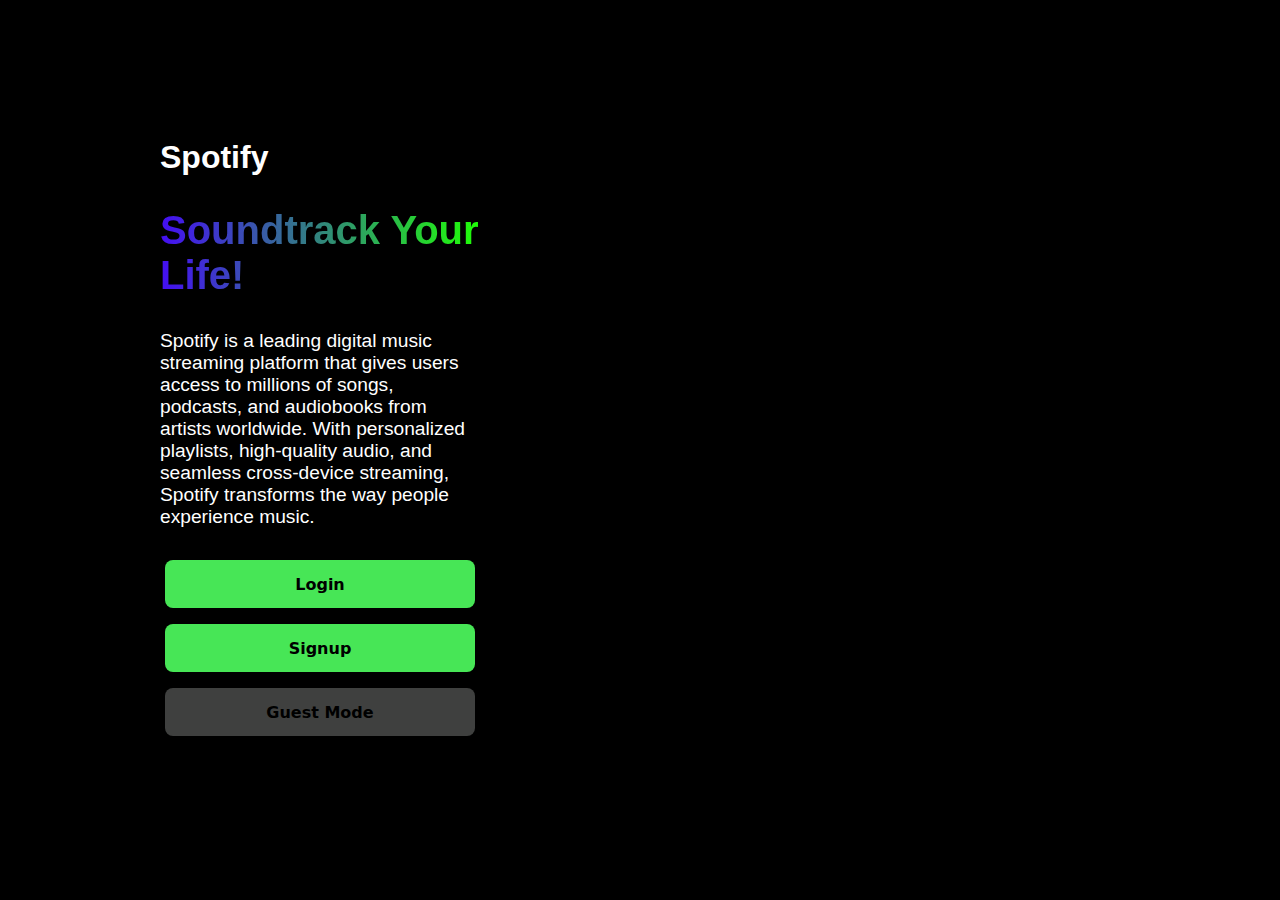
<file: index.html>
<!DOCTYPE html>
<html lang="en">
  <head>
    <meta charset="UTF-8" />
    <meta name="viewport" content="width=device-width, initial-scale=1.0" />
    <title>Music player</title>
    <link rel="stylesheet" href="./index.css" />
    
    
    <link rel="icon" href="https://storage.googleapis.com/pr-newsroom-wp/1/2023/05/Spotify_Primary_Logo_RGB_Green.png" type="image/svg+xml" />
  </head>
  <body>
    <div class="loginSignup">
      <div class="loginSignupContents">
        <p id="landingTitle">Spotify</p>
        <p id="landingSlogan">Soundtrack Your Life!</p>
        <p id="landingDescription">
          Spotify is a leading digital music streaming platform that gives users
          access to millions of songs, podcasts, and audiobooks from artists
          worldwide. With personalized playlists, high-quality audio, and
          seamless cross-device streaming, Spotify transforms the way people
          experience music.
        </p>

        <button id="loginButton" onclick="openLoader('login')">Login</button>
        <button id="signupButton" onclick="openLoader('signup')">Signup</button>
        <button id="guestModeButton" onclick="openLoader('guest')">Guest Mode</button>
      </div>
    </div>
    <script>
      function openLoader(buttonId) {
        window.location.href = `loader.html?button=${buttonId}`;
      }
    </script>
  </body>
</html>
</file>
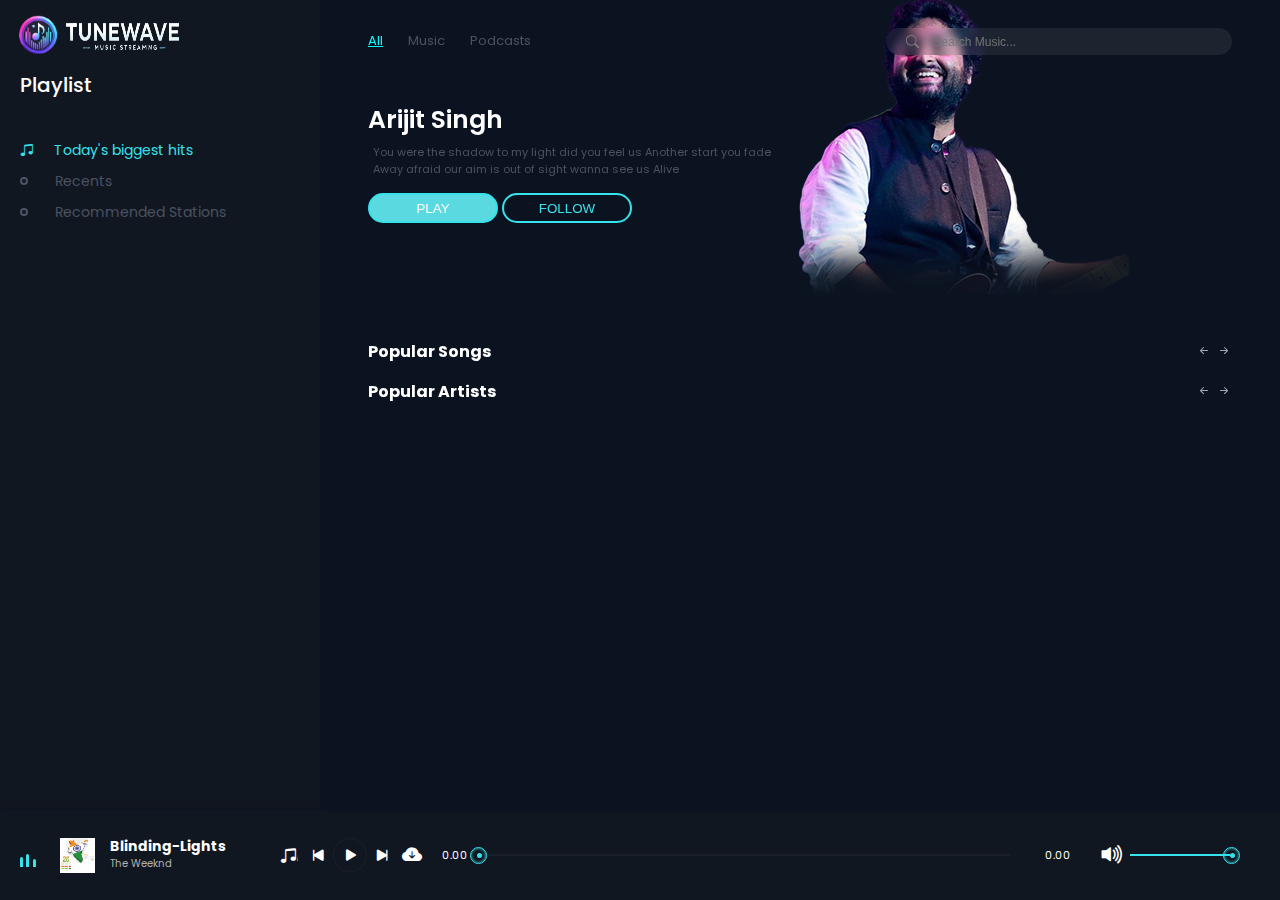
<file: artist2.html>
<!DOCTYPE html>
<html lang="en">
  <head>
    <meta charset="UTF-8" />
    <meta name="viewport" content="width=device-width, initial-scale=1.0" />
    <title>Music Player</title>
    <link rel="stylesheet" href="style.css" />
    <link
      rel="stylesheet"
      href="https://cdn.jsdelivr.net/npm/bootstrap-icons@1.11.3/font/bootstrap-icons.min.css"
    />
    <link rel="icon" href="./assets/img/l1.png" type="image/svg+xml" />
    <style>
        header .songs_container::before {
        /* content: ""; */
       
        background: url(./assets/img/arjit_bg.png);
        /* z-index: -1; */
}
    </style>
  </head>
  <body>
    <header>
      <!-- aside -->
      <div class="menu_container">
        <div class="logo">
          <img src="./assets/img/l1.png" alt="">
          <img src="./assets/img/t1.png" alt="" />
        </div>
        <h1>Playlist</h1>
        <div class="playlist">
          <h4 class="active">
            <span></span><i class="bi bi-music-note-beamed"></i>Today's biggest
            hits
          </h4>
          <h4><span></span><i class="bi bi-music-note-beamed"></i>Recents</h4>
          <h4>
            <span></span><i class="bi bi-music-note-beamed"></i>Recommended
            Stations
          </h4>
        </div>
        <div class="menu_songs"></i></div>
      </div>

      <!-- main side -->
      <div class="songs_container">
        <nav>
          <ul>
            <li ><a href="music.html" style="color: aqua;">All</a></li>
            <li>Music</li>
            <li>Podcasts</li>
          </ul>
          <div class="search">
            <i class="bi bi-search"></i>
            <input type="text" placeholder="Search Music..." />
            <div class="search_history">
              <!-- <a href="" class="card">
                <img src="assets/img/1.jpg" alt="">
                <div class="content1">
                  On My Way
                  <div class="subtitle">Alan walker</div>
                </div>
              </a> -->
            </div>
          </div>
          <!-- div banakee  insert user  -->
        </nav>
        <div class="content">
          <h1>Arijit Singh</h1>
          <p>
            You were the shadow to my light did you feel us Another start you
            fade <br />Away afraid our aim is out of sight wanna see us Alive
          </p>

          <div class="buttons">
            <button>PLAY</button>
            <button>FOLLOW</button>
          </div>
        </div>

        <div class="popular_song">
          <div class="h4">
            <h4>Popular Songs</h4>
            <div class="btn">
              <i class="bi bi-arrow-left-short" id="pop_song_left"></i>
              <i class="bi bi-arrow-right-short" id="pop_song_right"></i>
            </div>
          </div>
          <div class="pop_song" id="pop_songs"></div>
        </div>

        <div class="popular_artist">
          <div class="h4">
            <h4>Popular Artists</h4>
            <div class="btn">
              <i class="bi bi-arrow-left-short" id="pop_art_left"></i>
              <i class="bi bi-arrow-right-short" id="pop_art_right"></i>
            </div>
          </div>
          <div class="item Artists_box" id="items"></div>
          
        </div>
      </div>

      
      <!-- footer side -->
      <div class="play_bar">
        <div class="wave" id="wave">
          <div class="wave1"></div>
          <div class="wave1"></div>
          <div class="wave1"></div>
        </div>
        <img src="./assets/img/20.jpg" alt="" id="play_bar" />
        <h5 id="title">
          Blinding-Lights
          <p id="subtitle">The Weeknd</p>
          <!-- <div class="subtitle" id="subtitle">Bankim Chandra Chatterjee</div> -->
        </h5>
        <div class="icon">
          <i class="bi shuffle bi-music-note-beamed">next</i>
          <i class="bi bi-skip-start-fill" id="back"></i>
          <i class="bi bi-play-fill" id="master_play"></i>
          <i class="bi bi-skip-end-fill" id="next"></i>
          <a href="" id="download_music"><i class="bi bi-cloud-arrow-down-fill" ></i></a>
        </div>
        <span id="song_counter_start">0.00</span>
        <div class="bar">
          <input type="range" id="seek" min="0" max="100" />
          <div class="bar2" id="bar2"></div>
          <div class="dot"></div>
        </div>
        <span id="song_counter_end">0.00</span>
        <div class="volume">
          <i class="bi bi-volume-up-fill" id="vol_icon"></i>
          <input type="range" id="vol_seek" min="0" max="100" />
          <div class="vol_bar" id="vol_bar"></div>
          <div class="vol_dot" id="vol_dot"></div>
        </div>
      </div>
    </header>

    <script src="artist2.js"></script>
  </body>
</html>
</file>
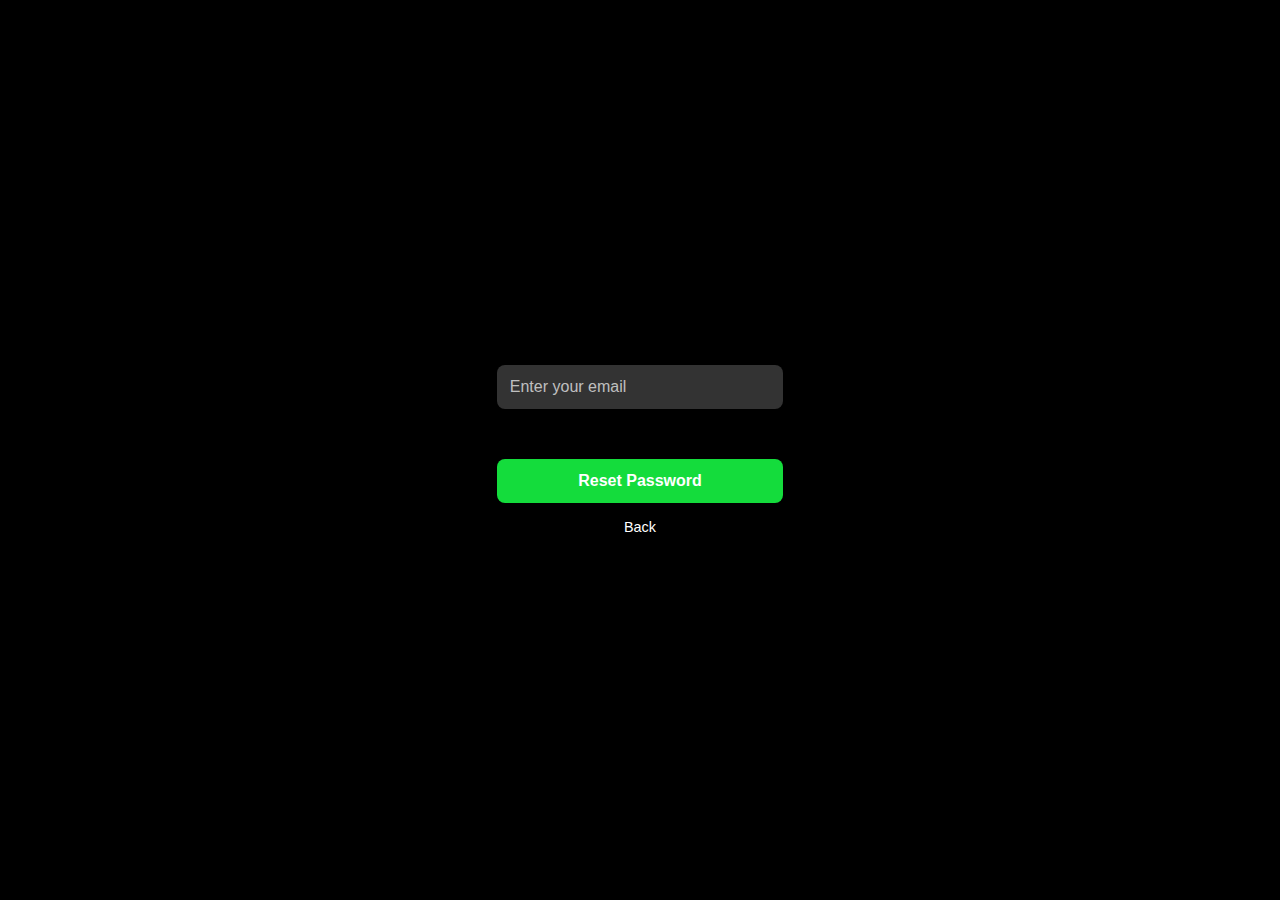
<file: forgot.html>
<!DOCTYPE html>
<html lang="en">
<head>
  <meta charset="UTF-8" />
  <meta name="viewport" content="width=device-width, initial-scale=1.0" />
  <title>Forgot Password</title>
  <link rel="stylesheet" href="./login-singup.css">
  <link rel="icon" href="./assets/img/l1.png" type="image/svg+xml" />
</head>
<body>
  
   <div id="forgotPasswordDiv">
    <form id="forgotForm">
        
        <input type="email" id="email" required placeholder="Enter your email" /><br>
        <input id="submit" type="submit" value="Reset Password" />
        <a href="./index.html">Back</a>
      </form>
   </div>
  
</body>
</html>
</file>
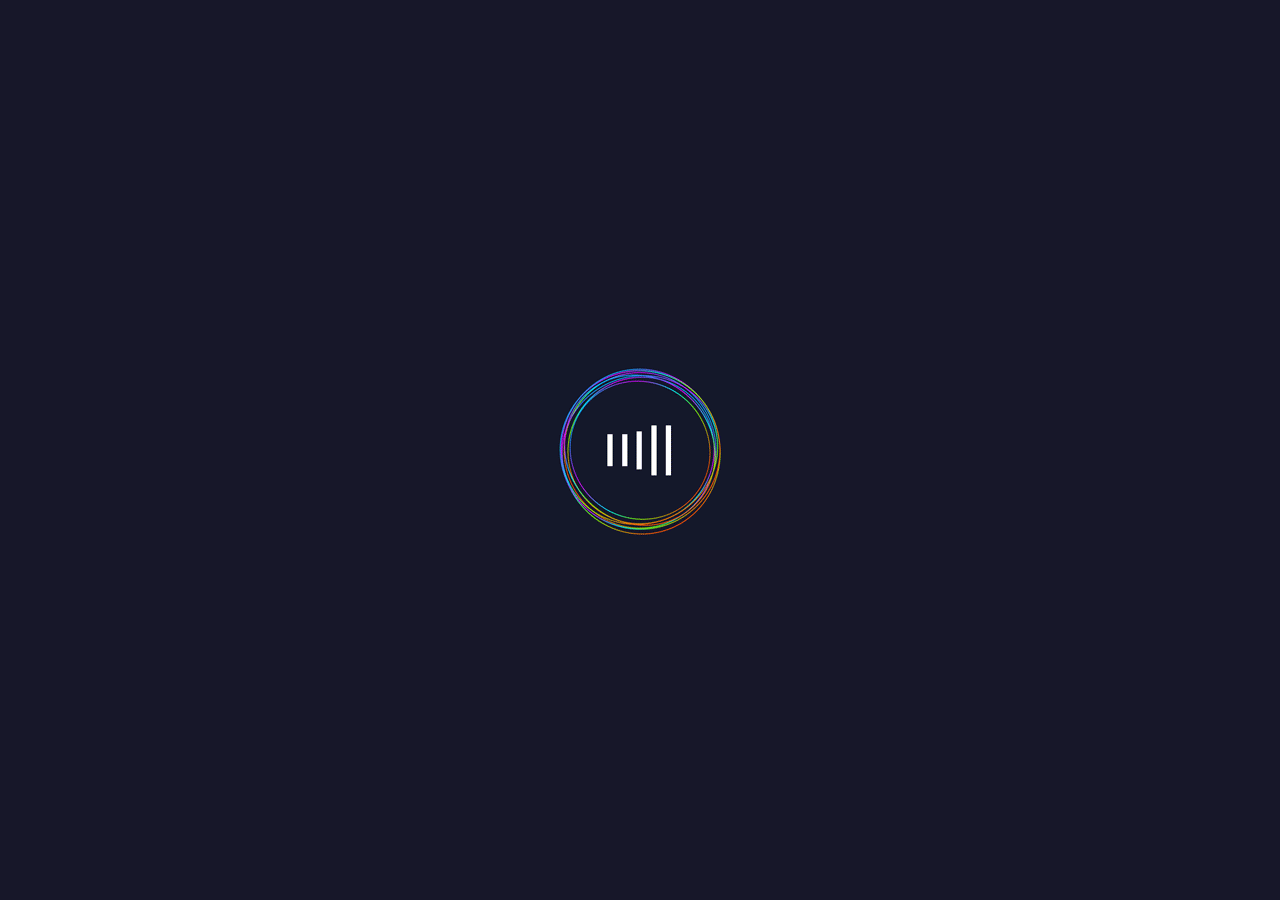
<file: loader.html>
<!DOCTYPE html>
<html lang="en">
  <head>
    <meta charset="UTF-8" />
    <meta name="viewport" content="width=device-width, initial-scale=1.0" />
    <title>Loader</title>
    <link rel="icon" href="./assets/img/l1.png" type="image/svg+xml" />
    <style>
      body {
        margin: 0;
        height: 100vh;
        display: flex;
        justify-content: center;
        align-items: center;
        background: #171729 url('./assets/img/loader.gif') no-repeat center center;
        /* background-size: contain; */
      }
    </style>
  </head>
  <body>
    <script>
       const urlParams = new URLSearchParams(window.location.search);
      const button = urlParams.get('button');

      console.log('Button clicked:', button); 

      
      const routes = {
        login: "./login.html",
        signup: "./signup.html",
        guest: "./music.html",
        loginform:"./music.html"
      };

      
      setTimeout(() => {
        if (routes[button]) {
          window.location.href = routes[button];
        } else {
          window.location.href = "index.html"; 
        }
      }, 2000); 
    </script>
  </body>
</html>
</file>
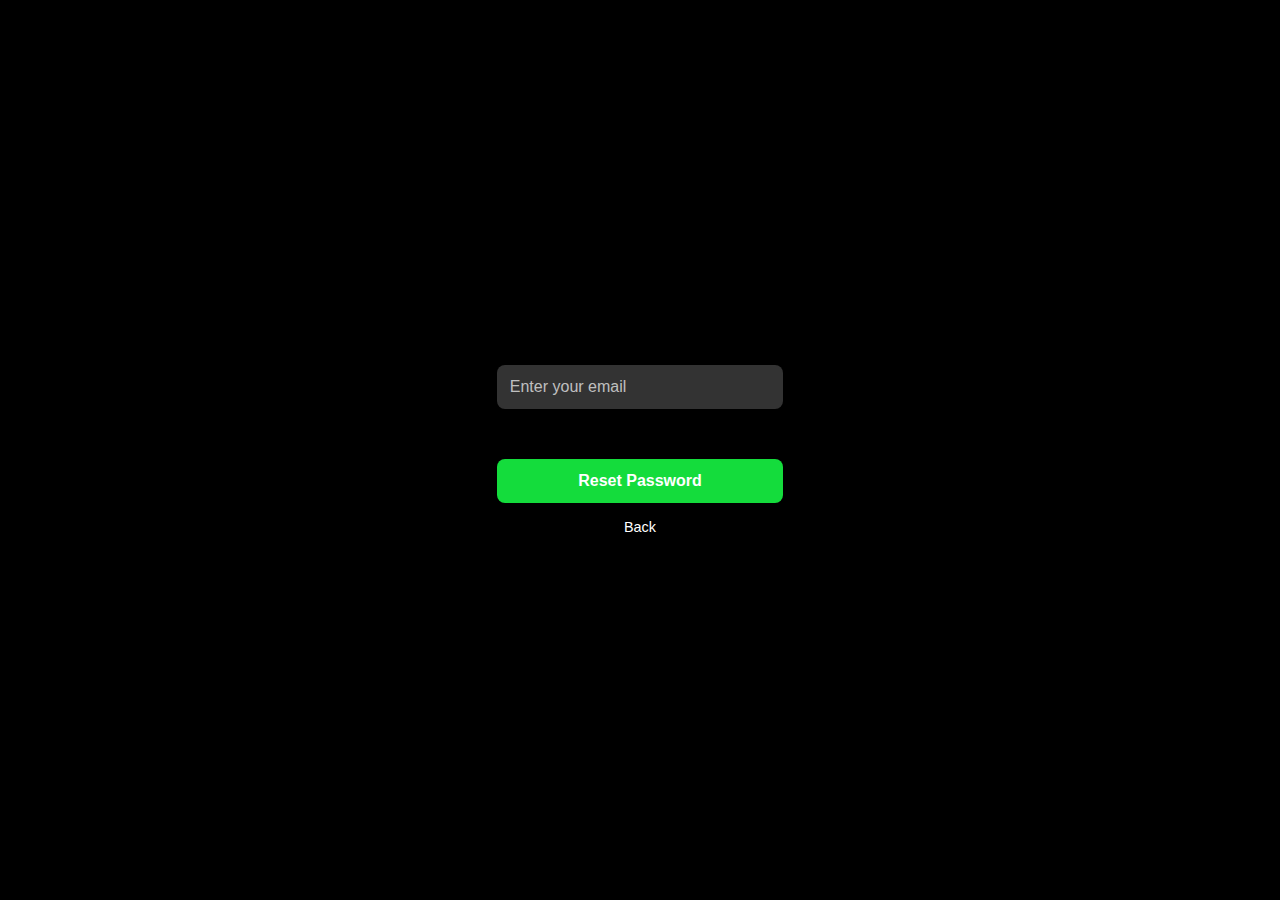
<file: firebase/forgot.html>
<!DOCTYPE html>
<html lang="en">
<head>
  <meta charset="UTF-8" />
  <meta name="viewport" content="width=device-width, initial-scale=1.0" />
  <title>Forgot Password</title>
  <link rel="stylesheet" href="./login-singup.css">
  <link rel="icon" href="https://storage.googleapis.com/pr-newsroom-wp/1/2023/05/Spotify_Primary_Logo_RGB_Green.png" type="image/svg+xml" />
</head>
<body>
  
   <div id="forgotPasswordDiv">
    <form id="forgotForm">
        
        <input type="email" id="email" required placeholder="Enter your email" /><br>
        <input id="submit" type="submit" value="Reset Password" />
        <a href="./index.html">Back</a>
      </form>
   </div>
  
</body>
</html>
</file>
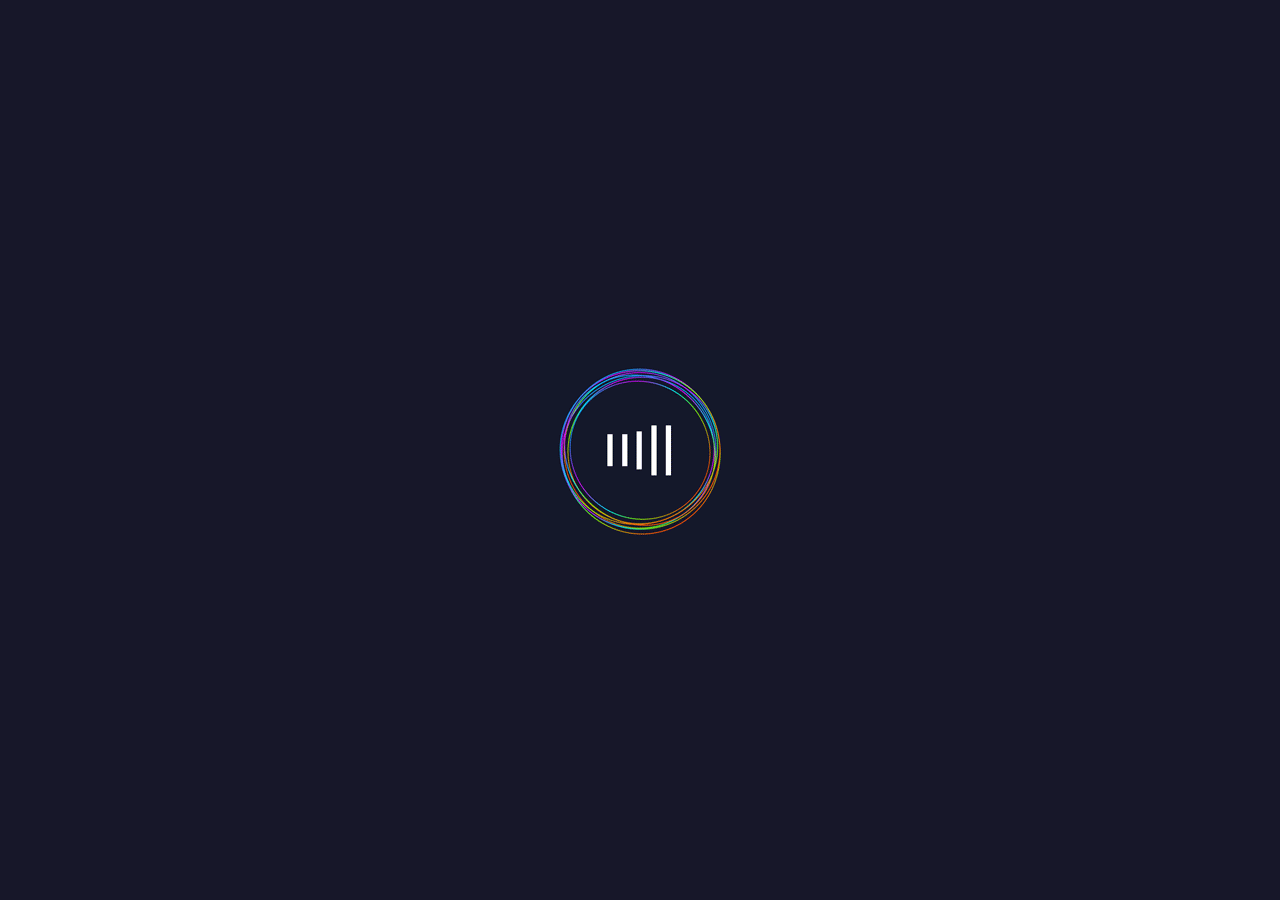
<file: firebase/loader.html>
<!DOCTYPE html>
<html lang="en">
  <head>
    <meta charset="UTF-8" />
    <meta name="viewport" content="width=device-width, initial-scale=1.0" />
    <title>Loader</title>
    
    <style>
      body {
        margin: 0;
        height: 100vh;
        display: flex;
        justify-content: center;
        align-items: center;
        background: #171729 url('../assets/img/loader.gif') no-repeat center center;
        /* background-size: contain; */
      }
    </style>
  </head>
  <body>
    <script>
       const urlParams = new URLSearchParams(window.location.search);
      const button = urlParams.get('button');

      console.log('Button clicked:', button); 

      
      const routes = {
        login: "login.html",
        signup: "signup.html",
        guest: "../music.html",
        loginform:"../music.html"
      };

      
      setTimeout(() => {
        if (routes[button]) {
          window.location.href = routes[button];
        } else {
          window.location.href = "index.html"; 
        }
      }, 2000); 
    </script>
  </body>
</html>
</file>
<file: index.css>
html,body, *{
    margin: 0;
    padding: 0;
    box-sizing: border-box;
}

::-webkit-scrollbar{
    display: none;
}

body{
    background-color: black;
    background-image: url(https://static1.makeuseofimages.com/wordpress/wp-content/uploads/2024/03/woman-listening-to-music-with-headphones.jpg);
    background-position: center;
    background-repeat: no-repeat;
    /* background-size: contain; */
    background-size: cover;
    background-attachment: fixed;
    /* background-repeat: no-repeat; */
    color: white;
}

.loginSignup{
    /* border: solid red; */
    border-radius: 1rem;
    height: 99vh;
    width: 30vw;
    display: flex;
    flex-wrap: wrap;
    margin-top: auto;
    margin-bottom: auto;
    margin-left: 10%;
    margin-right:auto;
    align-items: center;
    justify-content: center;
    font-family: Arial, Helvetica, sans-serif;
}

.loginSignupContents{
    /* border: solid blue; */
    border-radius: 1rem;
    padding: 2rem;
    background-color: rgba(0, 0, 0, 0.434);
    /* width: 100%; */
    /* height: 100%; */
    display: flex;
    flex-direction:column;
    justify-content: center;
    /* align-items: center; */
}

.loginSignupContents>*{
    margin-bottom: 2rem;
}

#loginButton,#signupButton{
    display: block;
    background-color: rgba(76, 247, 93, 0.929);
    width: 97%;
    height: 3rem;
    border-radius: 0.5rem;
    font-weight: bolder;
    font-family:system-ui, -apple-system, BlinkMacSystemFont, 'Segoe UI', Roboto, Oxygen, Ubuntu, Cantarell, 'Open Sans', 'Helvetica Neue', sans-serif;
    font-size: 1rem;
    border: none;
    margin-bottom: 1rem;
    color: black;
    cursor: pointer;
    align-self: center;
}

#loginButton:hover,#signupButton:hover{
    background-color: rgba(239, 243, 20, 0.814);;
    font-size: 1.1rem;

    transition: all,0.2s;
}

#landingTitle{
    /* color:rgb(243, 71, 148); */
    font-size: 2rem;
    font-weight: bolder;
    font-family: Arial, Helvetica, sans-serif;
    /* text-decoration: underline; */
}

#landingSlogan{
    color:rgb(71, 77, 243);
    font-size: 2.5rem;
    font-family: Arial, Helvetica, sans-serif;
    font-weight: bolder;

    background-image: linear-gradient(90deg,rgb(68, 14, 243), rgb(31, 254, 6));
    color: transparent;
    background-clip: text;
}

#landingDescription{
    /* color:rgb(243, 71, 148); */
    font-size: 1.2rem;
    font-weight:lighter;
    font-family: Arial, Helvetica, sans-serif;
    /* font-style:oblique; */
}
#guestModeButton{
    display: block;
    background-color: rgba(246, 252, 246, 0.253);
    width: 97%;
    height: 3rem;
    border-radius: 0.5rem;
    font-weight: bolder;
    font-family:system-ui, -apple-system, BlinkMacSystemFont, 'Segoe UI', Roboto, Oxygen, Ubuntu, Cantarell, 'Open Sans', 'Helvetica Neue', sans-serif;
    font-size: 1rem;
    border: none;
    margin-bottom: 1rem;
    color: black;
    cursor: pointer;
    align-self: center;
}
#guestModeButton:hover{
    background-color: rgba(241, 241, 224, 0.501);;
    font-size: 1.1rem;

    transition: all,0.2s
}


@media screen and (max-width:800px) {
    .loginSignup{
        width: 75vw;
        margin: auto;
    }

    .loginSignupContents>*{
        margin-bottom: 1rem;
    }

    .loginSignupContents{
        font-size: 0.8rem;
    }

    #landingTitle{
        /* color:rgb(243, 71, 148); */
        font-size: 2rem;
        font-family: Arial, Helvetica, sans-serif;
        /* text-decoration: underline; */
    }
    
    #landingSlogan{
        font-size: 2.3rem;
    }
    
    #landingDescription{
        font-size: 1rem;
    }
}

@media screen and (max-width:320px) {
    .loginSignup{
        width: 90vw;
        margin: auto;
    }

    .loginSignupContents>*{
        margin-bottom: 1rem;
    }

    .loginSignupContents{
        font-size: 0.8rem;
    }

    #landingTitle{
        /* color:rgb(243, 71, 148); */
        font-size: 1.2rem;
        font-family: Arial, Helvetica, sans-serif;
        /* text-decoration: underline; */
    }
    
    #landingSlogan{
        font-size: 1.7rem;
    }
    
    #landingDescription{
        font-size: 1rem;
    }
}
</file>
<file: style.css>
/* import google font--> poppins */

@import url("https://fonts.googleapis.com/css2?family=Poppins:ital,wght@0,100;0,200;0,300;0,400;0,500;0,600;0,700;0,800;0,900;1,100;1,200;1,300;1,400;1,500;1,600;1,700;1,800;1,900&display=swap");

/* universal selector */

* {
  padding: 0;
  margin: 0;
  box-sizing: border-box;
}

body {
  font-family: "poppins", sans-serif;
  width: 100%;
  height: 100vh;
  background-color: #121213;
  display: grid;
  place-items: center;
}

/* header section */

header {
  position: relative;
  width: 100vw;
  height: 100vh;
  /* border: 1px solid #fff; */
  display: flex;
  flex-wrap: wrap;
  overflow: hidden;
}
header .menu_container,
.songs_container {
  width: 25%;
  height: 90%;
  /* border: 1px solid #fff; */
  background: #111721;
  box-shadow: 5px 0px 2px #090f1f;
  color: #fff;
}

/* rigth side songs container */

header .songs_container {
  width: 75%;
  background: #0b1320;
}

/* down play bar */

header .play_bar {
  width: 100%;
  height: 10%;
  /* border: 1px solid #fff; */
  background: #111721;
  box-shadow: 0px 3px 8px #090f1f;
}
header .menu_container .logo {
  display: flex;
  position: relative;
  height: 40px;
  width: 40%;
  /* top: 15px; */
  margin: 15px 0px 0px 17px;
  /* border: 1px solid; */
}
header .menu_container .logo img {
  width: 100%;
  
}

header .menu_container h1 {
  font-size: 20px;
  margin: 15px 0px 0px 20px;
  font-weight: 500;
  /* border: 1px solid; */
}

/* div inside class playlist  */

header .menu_container .playlist {
  margin: 40px 0px 0px 20px;
  /* border: 1px solid ; */
}
header .menu_container .playlist h4 {
  font-size: 14px;
  font-weight: 400;
  padding-bottom: 10px;
  color: #4c5262;
  cursor: pointer;
  align-items: center;
  transition: 0.3s linear;
}
header .menu_container .playlist h4:hover {
  color: #fff;
}
header .menu_container .playlist h4 span {
  position: relative;
  margin-right: 35px;
}
header .menu_container .playlist h4 span::before {
  content: "";
  position: absolute;
  width: 4px;
  height: 4px;
  border: 2px solid #4c5262;
  border-radius: 50%;
  top: 6px;
  transition: 0.3s linear;
}
header .menu_container .playlist h4:hover span::before {
  border: 2px solid #fff;
}
header .menu_container .playlist h4 .bi {
  display: none;
}

/* h4 inside class active */

header .menu_container .playlist .active {
  color: #36e2ec;
}
header .menu_container .playlist .active span {
  display: none;
}
header .menu_container .playlist .active .bi {
  display: inline-block;
  margin-right: 20px;
}
header .menu_container .menu_songs {
  width: 100%;
  height: 380px;
  /* border: 1px solid #fff; */
  margin-top: 30px;
  overflow: auto;
}
header .menu_container .menu_songs::-webkit-scrollbar {
  display: none;
}

.menu_songs {
  display: flex;
  flex-direction: column;
  gap: 15px;
  padding: 20px;
}

.song-item {
  display: flex;
  align-items: center;
  /* background-color: #1e1e1e; */
  padding: 10px;
  border-radius: 8px;
  box-shadow: 0 4px 8px rgba(0, 0, 0, 0.2);
  cursor: pointer;
 
}
header .menu_container .song-item:hover {
  background: rgb(105, 105, 105, 0.1);
}

.song-number {
  font-size: 14px;
  margin-right: 15px;
}

.song-cover {
  width: 50px;
  height: 50px;
  margin-right: 15px;
  border-radius: 4px;
}

.song-details {
  flex: 1;
  /* width: 10px; */
  /* border: 1px solid; */
}

.song-title {
  font-size: 14px;
  margin: 0;
  width: 130px;
  /* border: 1px solid #fff; */
  /* overflow: hidden; */
  /* text-overflow: ellipsis; */
  white-space: nowrap;
}

.song-artist {
  font-size: 10px;
  color: #b3b3b3;
  margin: 5px 0 0;
  width: 130px;
  /* border: 1px solid #fff; */
  /* overflow: hidden; */
  /* text-overflow: ellipsis; */
  white-space: nowrap;
}

/* Add this to your CSS */
.song-details {
  /* border: 1px solid; */
  overflow: hidden;
  /* white-space: nowrap; */
  position: relative;
}

.song-title,
.song-artist {
  display: inline-block;
  padding-right: 100%; /* Ensures it starts off-screen */
  animation: scroll-left 10s linear infinite;
}

@keyframes scroll-left {
  from {
    transform: translateX(5%); /* Start from the right */
  }
  to {
    transform: translateX(-25%); /* End off the left */
  }
}

.play_button {
  width: 20px;
  /* height: 20px; */
 color: #fff;
  cursor: pointer;
  font-size: 23px;
  /* border: 1px solid; */
  /* display: none; */
  
}

header .play_bar {
  z-index: 1;
  display: flex;
  align-items: center;
  padding: 0px 20px;
}
header .play_bar .wave {
  width: 30px;
  height: 30px;
  /* border: 1px solid #fff; */
  padding-bottom: 3px;
  display: flex;
  align-items: flex-end;
  margin-right: 10px;
}
header .play_bar .wave .wave1 {
  width: 3px;
  height: 10px;
  background: #36e2ec;
  margin-right: 3px;
  border-radius: 10px 10px 0px 0px;
  animation: unset;
}
header .play_bar .wave .wave1:nth-child(2) {
  height: 13px;
  margin-right: 3.5px;
  animation-delay: 0.6s;
}
header .play_bar .wave .wave1:nth-child(3) {
  height: 8px;
  animation-delay: 0.8s;
}

/*   *******   */

header .play_bar .active1 .wave1 {
  animation: wave 0.5s linear infinite;
}
header .play_bar .active1 .wave1:nth-child(2) {
  animation-delay: 0.4s;
}
header .play_bar .active1 .wave1:nth-child(3) {
  animation-delay: 0.8s;
}

@keyframes wave {
  0% {
    height: 10px;
  }
  50% {
    height: 15px;
  }
  100% {
    height: 10px;
  }
}

header .play_bar img {
  width: 35px;
  height: 35px;
}
header .play_bar h5 {
  width: 130px;
  /* border: 1px solid #fff; */
  margin-left: 15px;
  color: #fff;
  line-height: 17px;
  overflow: hidden;
  text-overflow: ellipsis;
  white-space: nowrap;
  font-size: 14px;
}
header .play_bar h5 #subtitle {
  font-size: 10px;
  color: #b3b3b3;
  width: 100%;
  overflow: hidden;
  text-overflow: ellipsis;
  white-space: nowrap;
  font-weight: 400;
}
header .play_bar .icon {
  font-size: 20px;
  color: #fff;
  margin: 0px 0px 0px 40px;
  outline: none;
  display: flex;
  align-items: center;
  cursor: pointer;
}
header .play_bar .icon .shuffle {
  font-size: 17px;
  margin-right: 10px;
  width: 17.5px;
  display: flex;
  overflow: hidden;
  align-items: center;
  /* border: 1px solid; */
}
header .play_bar .icon #download_music {
  text-decoration: none;
  color: #fff;
  font-size: 20px;
  margin-left: 10px;
}
header .play_bar .icon .bi:nth-child(3) {
  border: 1px solid rgba(105, 105, 105, 0.1);
  border-radius: 50px;
  padding: 1px 5px 1px 7px;
  margin: 0px 5px;
}
/* * */
header .play_bar #song_counter_start {
  color: #fff;
  margin-left: 20px;
  width: 35px;
  /* border: 1px solid; */
  font-size: 11px;
  font-weight: 400;
}
header .play_bar .bar {
  position: relative;
  width: 43%;
  height: 2px;
  background: rgb(105, 105, 107, 0.1);
  margin: 0px 15px 0px 0px;
  /* border: 1px solid #fff; */
}
header .play_bar .bar .bar2 {
  position: absolute;
  background: #36e2ec;
  /* border: 1px solid #fff; */
  width: 0%;
  height: 100%;
  top: 0;
  transition: 1s linear;
}
header .play_bar .bar .dot {
  position: absolute;
  background: #36e2ec;
  width: 5px;
  height: 5px;
  border-radius: 50%;
  top: -1.5px;
  left: 0%;
  transition: 1s linear;
}
header .play_bar .bar .dot::before {
  content: "";
  position: absolute;
  border: 1px solid #36e2ec;
  width: 15px;
  height: 15px;
  border-radius: 50%;
  top: -6px;
  left: -6.5px;
  box-shadow: inset 0px 0px 3px #36e2ec;
  /* transition: 1s linear; */
}
header .play_bar .bar input {
  position: absolute;
  width: 100%;
  top: -7px;
  left: 0%;
  cursor: pointer;
  z-index: 100;
  /* transition: ; */
  opacity: 0;
}
header .play_bar #song_counter_end {
  color: #fff;
  margin-left: 20px;
  width: 35px;
  /* border: 1px solid; */
  font-size: 11px;
  font-weight: 400;
}
header .play_bar .volume {
  position: relative;
  width: 100px;
  height: 2px;
  /* border: 1px solid; */
  background: rgb(105, 105, 170, 0.1);
  margin-left: 50px;
}
header .play_bar .volume .bi {
  position: absolute;
  color: #fff;
  top: -17px;
  left: -30px;
  font-size: 25px;
}
header .play_bar .volume input {
  position: absolute;
  top: -7px;
  left: 0px;
  opacity: 0;
  z-index: 99;
  width: 100%;
  cursor: pointer;
}
header .play_bar .volume .vol_bar {
  position: absolute;
  width: 100%;
  height: 100%;
  background: #36e2ec;
  top: 0;
  transition: 1s linear;
}
header .play_bar .volume .vol_dot {
  position: absolute;
  width: 5px;
  height: 5px;
  background: #36e2ec;
  border-radius: 50%;
  top: -1.5px;
  left: 100%;
  transition: 1s linear;
}
header .play_bar .volume .vol_dot::before {
  content: "";
  position: absolute;
  border: 1px solid #36e2ec;
  width: 15px;
  height: 15px;
  border-radius: 50%;
  top: -6px;
  left: -6.5px;
  box-shadow: inset 0px 0px 3px #36e2ec;
}
header .songs_container {
  z-index: 2;
}
header .songs_container::before {
  content: "";
  position: absolute;
  width: 100%;
  height: 300px;
  /* border: 1px solid; */
  background: url(./assets/img/bg.png);
  z-index: -1;
}
header .songs_container nav {
  width: 90%;
  height: 10%;
  /* border: 1px solid; */
  margin: auto;
  display: flex;
  align-items: center;
  justify-content: space-between;
}
header .songs_container nav ul {
  list-style: none;
  display: flex;
  /* border: 1px solid; */
}
header .songs_container nav ul li {
  position: relative;
  margin-right: 25px;
  color: #4c5262;
  font-size: 13px;
  cursor: pointer;
  transition: 0.3s linear;
}

header .songs_container nav ul li:nth-child(1) {
  color: #36e2ec;
}
header .songs_container nav ul li:hover {
  color: white;
}
header .songs_container nav .search {
  position: relative;
  width: 40%;
  padding: 1px 10px;
  border-radius: 20px;
  /* border: 1px solid gray; */
  color: gray;
  /* right: 25%; */
}
header .songs_container nav .search::before {
  content: "";
  position: absolute;
  width: 100%;
  height: 100%;
  background: rgb(184, 184, 184, 0.1);
  /* border: 1px solid; */
  border-radius: 20px;
  backdrop-filter: blur(5px);
  z-index: -1;
  left: 0px;
}
header .songs_container nav .search_history {
  position: absolute;
  width: 100%;
  height: 200px;
  /* border: 1px solid #fff; */
  margin-top: 10px;
  border-radius: 10px;
  overflow: auto;
  margin-left: -7px;

}

header .songs_container nav .search_history .card{
 width: 100%;
 min-height: 45px;
 /* border: 1px solid #fff; */
 display: flex;
 align-items: center;
 background: rgb(184, 184, 184, .1);
 margin-bottom: 5px;
 text-decoration: none;
 /* justify-content: space-between;  */
 gap: 12px;
}
header .songs_container nav .search_history .card img{
 width: 35px;
 height: 35px;
 border-radius: 5px;
 margin-left: 5px;
 
 }
 header .songs_container nav .search_history .card .content1{
  width: 80%;
  height: 100%;
  /* border: 1px solid #fff; */
  padding: 0;
  font-size: 13px;
  font-weight: 600;
  color: #fff;
  
  }
  header .songs_container nav .search_history .card .content1 .subtitle{
    font-size: 11px;
    color: #a4a8b4;
    font-weight: 500;
    }


header .songs_container nav .search .bi {
  font-size: 13px;
  padding: 3px 0px 0px 10px;
}
header .songs_container nav .search input {
  background: none;
  border: none;
  outline: none;
  padding: 0px 10px;
  color: #fff;
  font-size: 12px;
  width: 91%;
}

/* userinfo */
.user_info {
  display: flex;
  align-items: center;
  gap: 10px;
  position: relative;
  cursor: pointer;
  padding: 10px;
}


.user_img img {
  object-fit: cover;
  width: 40px;
  height: 40px;
  border-radius: 100%;
  border: 1px solid gray;
}


.user_login h2 {
  font-size: 1rem;
  font-weight: 400;
  color: gray;
  cursor: pointer;
}


.user_dropdown {
  position: absolute;
  top: 100%;
  right: 0;
  background: rgb(184, 184, 184, 0.1);
  padding: 15px;
  border-radius: 10px;
  display: none;  
  flex-direction: column;
  gap: 15px;
  width: 120px;
  backdrop-filter: blur(5px);
  box-shadow: 0px 4px 6px rgba(0, 0, 0, 0.2);
  opacity: 0; 
  visibility: hidden;
  transition: opacity 0.3s ease, visibility 0.3s ease;
}


.user_dropdown li {
  list-style: none;
}

.user_dropdown li a {
  display: flex;
  align-items: center;
  gap: 10px;
  text-decoration: none;
  color: grey;
  transition: color 0.3s ease;
}

.user_dropdown li:hover a {
  color: white;
}


.show_user_dropdown {
  display: flex;
  opacity: 1;
  visibility: visible;
}


/* ******** insert user details */
header .songs_container .content {
  /* border: 1px solid #fff; */
  width: 90%;
  height: 30%;
  margin: auto;
  padding-top: 20px;
}
header .songs_container h1 {
  font-size: 25px;
  font-weight: 600;
}
header .songs_container p {
  font-size: 11px;
  font-weight: 400;
  color: #4c5262;
  margin: 5px;
}
header .songs_container .buttons {
  margin-top: 15px;
}
header .songs_container .buttons button {
  width: 130px;
  height: 30px;
  border: 2px solid #36e2ec;
  outline: none;
  border-radius: 20px;
  background: #5adae0;
  color: #fff;
  cursor: pointer;
  transition: 0.3s linear;
}
header .songs_container .buttons button:hover {
  background: none;
  color: #36e2ec;
}
header .songs_container .buttons button:nth-child(2) {
  background: none;
  color: #36e2ec;
}
header .songs_container .buttons button:nth-child(2):hover {
  background: #36e2ec;
  color: #fff;
}
header .songs_container .popular_song {
  width: 90%;
  height: auto;
  margin: auto;
  margin-top: 15px;
  /* border: 1px solid #fff; */
}
header .songs_container .popular_song .h4 {
  display: flex;
  align-items: center;
  justify-content: space-between;
}
header .songs_container .popular_song .h4 .bi {
  color: #a4a8b4;
  cursor: pointer;
  transition: 0.3s linear;
}
header .songs_container .popular_song .h4 .bi:hover {
  color: #fff;
}
.pop_song{
  display: flex;
  gap: 16px;
  /* padding: 16px; */
  overflow-x: auto;
  scroll-behavior: smooth;
  white-space: nowrap;
 }

/* popular songs container */

.song-container {
  display: flex;
  /* overflow-x: auto; */
  /* border: 1px solid; */
}
.song-card{
  /* border: 1px solid; */
  /* margin-right: 1px; */
  text-align: center;
  position: relative; 
  /* background: red; */
  width: 140px;
  border-radius: 8px;
  box-shadow: 0 4px 8px rgba(0, 0, 0, 0.2);
}



.song-card img {
  /* border: 1px solid; */
  margin-top: 15px;
  margin-left: 6px;
  width: 115px;
  height: 115px;
  border-radius: 10px;
  transition: 0.3s ease;
}
.song-card:hover img {
  transform: scale(1.1); 
}
.play-button {
  position: absolute;
  top: 40%;
  left: 50%;
  transform: translate(-50%, -50%);
  width: 40px;
  height: 40px;
  background-color: rgba(0, 0, 0, 0.7);
  border-radius: 50%;
  display: flex;
  align-items: center;
  justify-content: center;
  opacity: 0;
  transition: opacity 0.3s ease;
  cursor: pointer;
}
.song-card:hover .play-button {
  opacity: 1;
}
.play-button svg {
  width: 20px;
  height: 20px;
  fill: white;
}
.songs-title {
  width: 90px;
  margin-left: 25px;
  /* border: 1px solid; */
  margin-top: 5px;
  font-size: 14px;
  overflow: hidden;
  text-overflow: ellipsis;
  white-space: nowrap;
  text-align: left;
}
.song-artists {
  width: 90px;
  margin-left: 25px;
  /* border: 1px solid; */
  font-size: 12px;
  color: #aaa;
  overflow: hidden;
  text-overflow: ellipsis;
  white-space: nowrap;
  text-align: left;
}
::-webkit-scrollbar {
  display: none;
}

/* popular artist */
header .songs_container .popular_artist {
  width: 90%;
  height: auto;
  /* border: 1px solid #fff; */
  margin: auto;
  margin-top: 15px;
}
header .songs_container .popular_artist .h4 {
  display: flex;
  align-items: center;
  justify-content: space-between;
}
header .songs_container .popular_artist .h4 .bi {
  color: #a4a8b4;
  cursor: pointer;
  transition: 0.3s linear;
}
header .songs_container .popular_artist .h4 .bi:hover {
  color: #fff;
}
.item {
  display: flex;
  gap: 16px;
  padding: 16px;
  overflow-x: auto;
  scroll-behavior: smooth;
  white-space: nowrap;
}


.artist-container {
  display: flex;
  gap: 16px;
 
}

.frame-card {
  display: flex;
  justify-content: center;
  align-items: center;
  /* border: 1px solid; */
}

.artist-image {
  width: 60px;
  height: 60px;
  border-radius: 50%;
  object-fit: cover;
  box-shadow: 0 4px 6px rgba(0, 0, 0, 0.1);
  cursor: pointer;
  /* border: 1px solid; */
  transition: 0.2s ease;
}
.artist-image:hover {
  transform: scale(1.1);
}




@media (max-width: 1024px) {
  footer .play_bar {
    height: 65px;
    padding: 8px;
  }

  footer .play_bar .bar {
    width: 45%;
  }
}

/* Mobile devices (max-width: 768px) */
@media (max-width: 768px) {
  footer .play_bar {
    height: 60px;
    flex-direction: row;
    padding: 6px;
  }

  footer .play_bar .bar {
    width: 50%;
  }

  footer .play_bar .volume {
    margin-left: 10px;
    width: 50px;
  }

  .song-title {
    font-size: 14px;
  }

  .song-artist {
    font-size: 10px;
  }
}

/* Small mobile devices (max-width: 480px) */
@media (max-width: 480px) {
  .menu_container{
    display: none;
  }
  header .songs_container{
    width: 100vw; 
  }
  header .songs_container nav {
    width: 100vw;
    height: 10%;
  }
  .song-container {
    display: flex;
    
  }
  .song-card img {
    
    width: 115px;
    height: 115px;
    
  }
  .user_login h2 {
    display: none;
  }
  .user_img img {
    
    width: 30px;
    height: 30px;
    border-radius: 100%;
   margin-right:-15px;
   margin-top: 10px;
  }
  header .songs_container nav .search {
    width: 60%;
    height: 35px;
  }
  header .songs_container nav .search input {
    font-size: 12px;
    width: 52%;
    height: 20px;
    margin-top: 8px;
  }
  header .songs_container nav ul {
    list-style: none;
    display: flex;
    margin-left: 10px;
  }
  header .play_bar #song_counter_start,.bar,#song_counter_end,.volume {
    display:none;
  }
  
}
</file>
<file: login-singup.css>
body, html, * {
    margin: 0;
    padding: 0;
    box-sizing: border-box;
    font-family: Arial, sans-serif;
}

::-webkit-scrollbar{
    display: none;
}

body {
    background-color: black;
    background-image: url(https://static1.makeuseofimages.com/wordpress/wp-content/uploads/2024/03/woman-listening-to-music-with-headphones.jpg);
    background-position: center;
    background-repeat: no-repeat;
    background-size: cover;
    background-attachment: fixed;
    color: white;
    height: 100vh;
    display: flex;
    justify-content: center;
    align-items: center;
}

/* Login Form Container */
#loginFormDiv, #forgotPasswordDiv {
    border-radius: 1rem;
    background-color: rgba(0, 0, 0, 0.542);
    /* backdrop-filter: blur(10px);  */
    /* box-shadow: 0 4px 10px rgba(0, 0, 0, 0.5); */
    padding: 2rem;
    width: 350px;
    text-align: center;
    /* border: 1px solid; */
    /* margin-left: 20%; */
    
}

#loginFormDiv p, #signupform p {
    font-size: 1.8rem;
    font-weight: bold;
    margin-bottom: 2rem;
}

/* Form Elements */
form {
    width: 100%;
    display: flex;
    flex-direction: column;
    gap: 1rem;
}

input {
    width: 100%;
    padding: 0.8rem;
    font-size: 1rem;
    border: none;
    border-radius: 0.5rem;
    outline: none;
}

/* Input Fields */
#email, #password, #retypePassword {
    background: rgba(255, 255, 255, 0.2);
    color: white;
}

#email::placeholder, #password::placeholder, #retypePassword::placeholder {
    color: rgba(255, 255, 255, 0.7);
}

/* Submit Button */
#submit {
    background: rgb(20, 220, 60);
    color: white;
    font-weight: bold;
    cursor: pointer;
    transition: background 0.3s ease-in-out;
}

#submit:hover {
    background: rgb(234, 202, 18);
}

/* Signup Link */
a {
    color: white;
    text-decoration: none;
    font-size: 0.9rem;
}

a:hover {
    text-decoration: underline;
}


@media screen and (max-width:450px){
    #loginFormDiv {
        padding: 1rem;
    }

    #loginFormDiv p, #signupform p {
        margin-bottom: 1rem;
    }

    form {
        gap: 0.5rem;
    }

    a {
        font-size: 0.9rem;
    }
}
</file>
<file: firebase/login-singup.css>
body, html, * {
    margin: 0;
    padding: 0;
    box-sizing: border-box;
    font-family: Arial, sans-serif;
}

::-webkit-scrollbar{
    display: none;
}

body {
    background-color: black;
    background-image: url(https://static1.makeuseofimages.com/wordpress/wp-content/uploads/2024/03/woman-listening-to-music-with-headphones.jpg);
    background-position: center;
    background-repeat: no-repeat;
    background-size: cover;
    background-attachment: fixed;
    color: white;
    height: 100vh;
    display: flex;
    justify-content: center;
    align-items: center;
}

/* Login Form Container */
#loginFormDiv, #forgotPasswordDiv {
    border-radius: 1rem;
    background-color: rgba(0, 0, 0, 0.542);
    /* backdrop-filter: blur(10px);  */
    /* box-shadow: 0 4px 10px rgba(0, 0, 0, 0.5); */
    padding: 2rem;
    width: 350px;
    text-align: center;
    /* border: 1px solid; */
    /* margin-left: 20%; */
    
}

#loginFormDiv p, #signupform p {
    font-size: 1.8rem;
    font-weight: bold;
    margin-bottom: 2rem;
}

/* Form Elements */
form {
    width: 100%;
    display: flex;
    flex-direction: column;
    gap: 1rem;
}

input {
    width: 100%;
    padding: 0.8rem;
    font-size: 1rem;
    border: none;
    border-radius: 0.5rem;
    outline: none;
}

/* Input Fields */
#email, #password, #retypePassword {
    background: rgba(255, 255, 255, 0.2);
    color: white;
}

#email::placeholder, #password::placeholder, #retypePassword::placeholder {
    color: rgba(255, 255, 255, 0.7);
}

/* Submit Button */
#submit {
    background: rgb(20, 220, 60);
    color: white;
    font-weight: bold;
    cursor: pointer;
    transition: background 0.3s ease-in-out;
}

#submit:hover {
    background: rgb(234, 202, 18);
}

/* Signup Link */
a {
    color: white;
    text-decoration: none;
    font-size: 0.9rem;
}

a:hover {
    text-decoration: underline;
}


@media screen and (max-width:450px){
    #loginFormDiv {
        padding: 1rem;
    }

    #loginFormDiv p, #signupform p {
        margin-bottom: 1rem;
    }

    form {
        gap: 0.5rem;
    }

    a {
        font-size: 0.9rem;
    }
}
</file>
